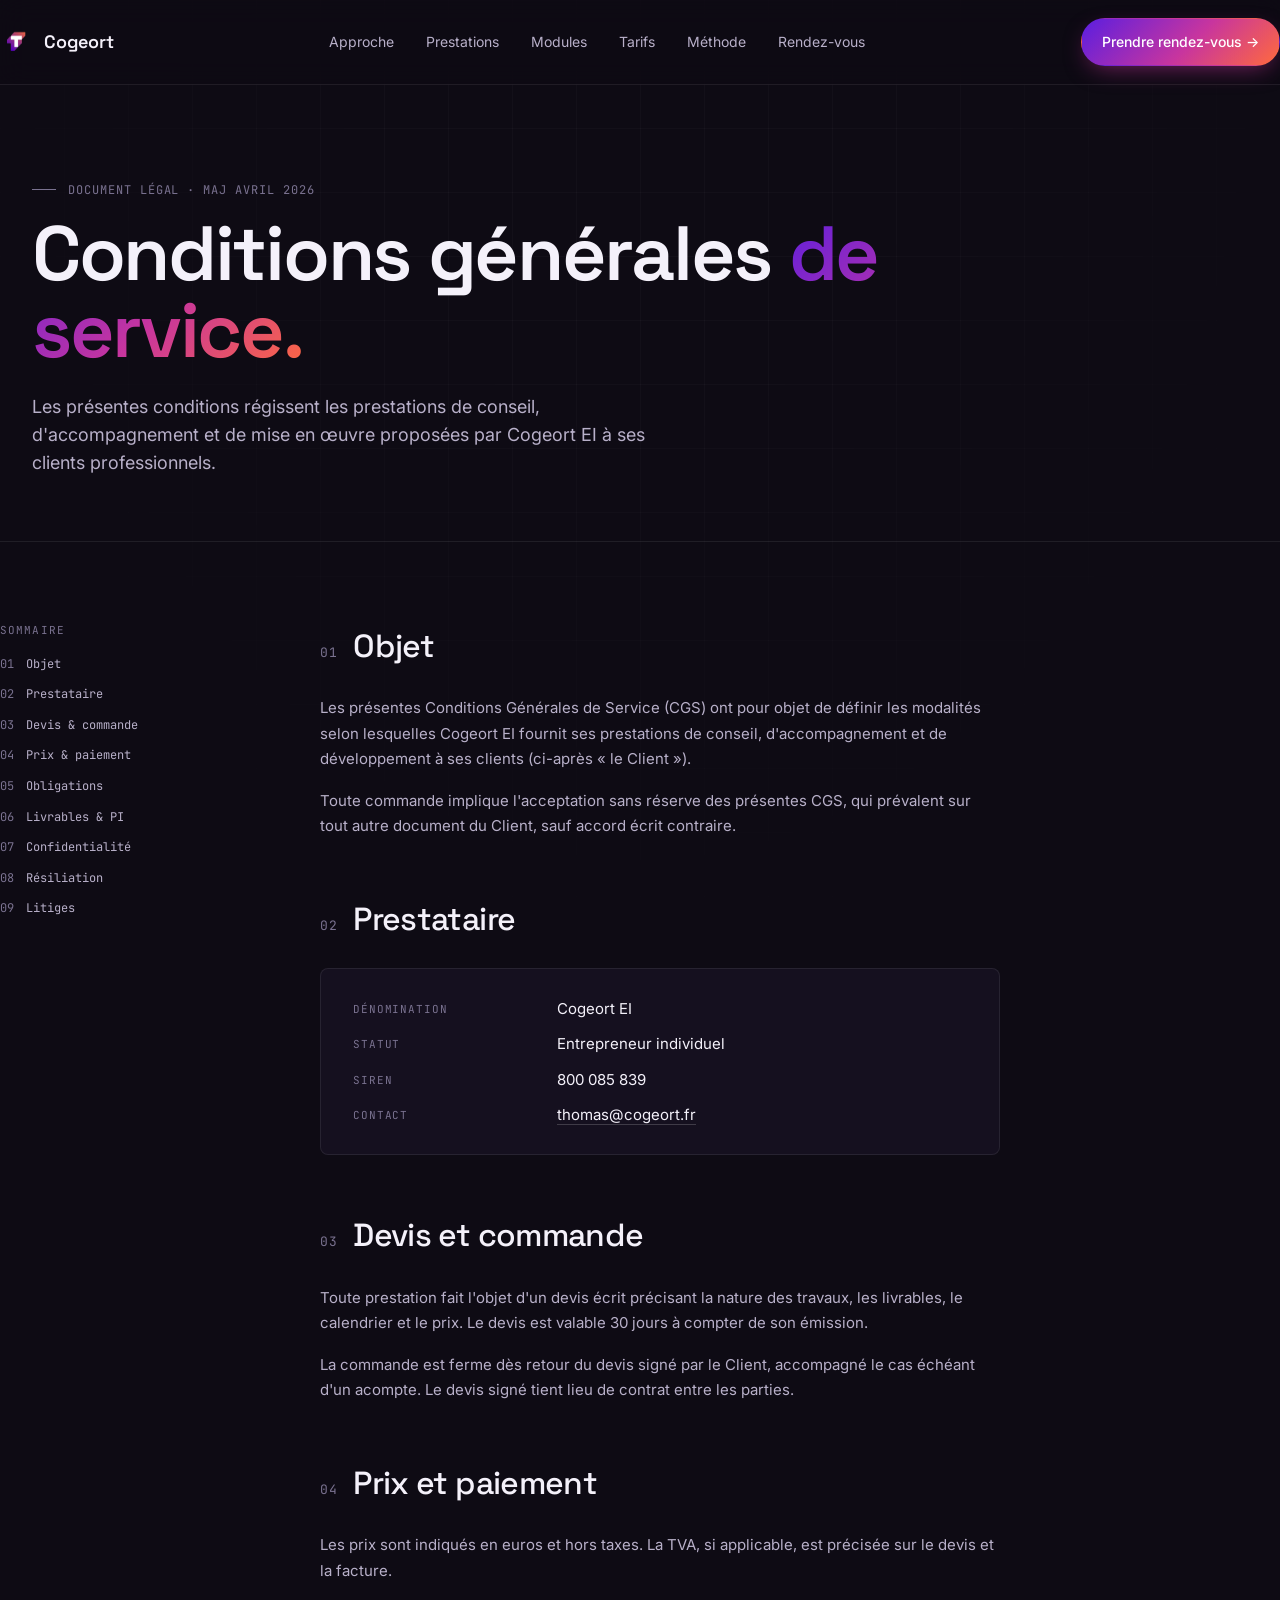
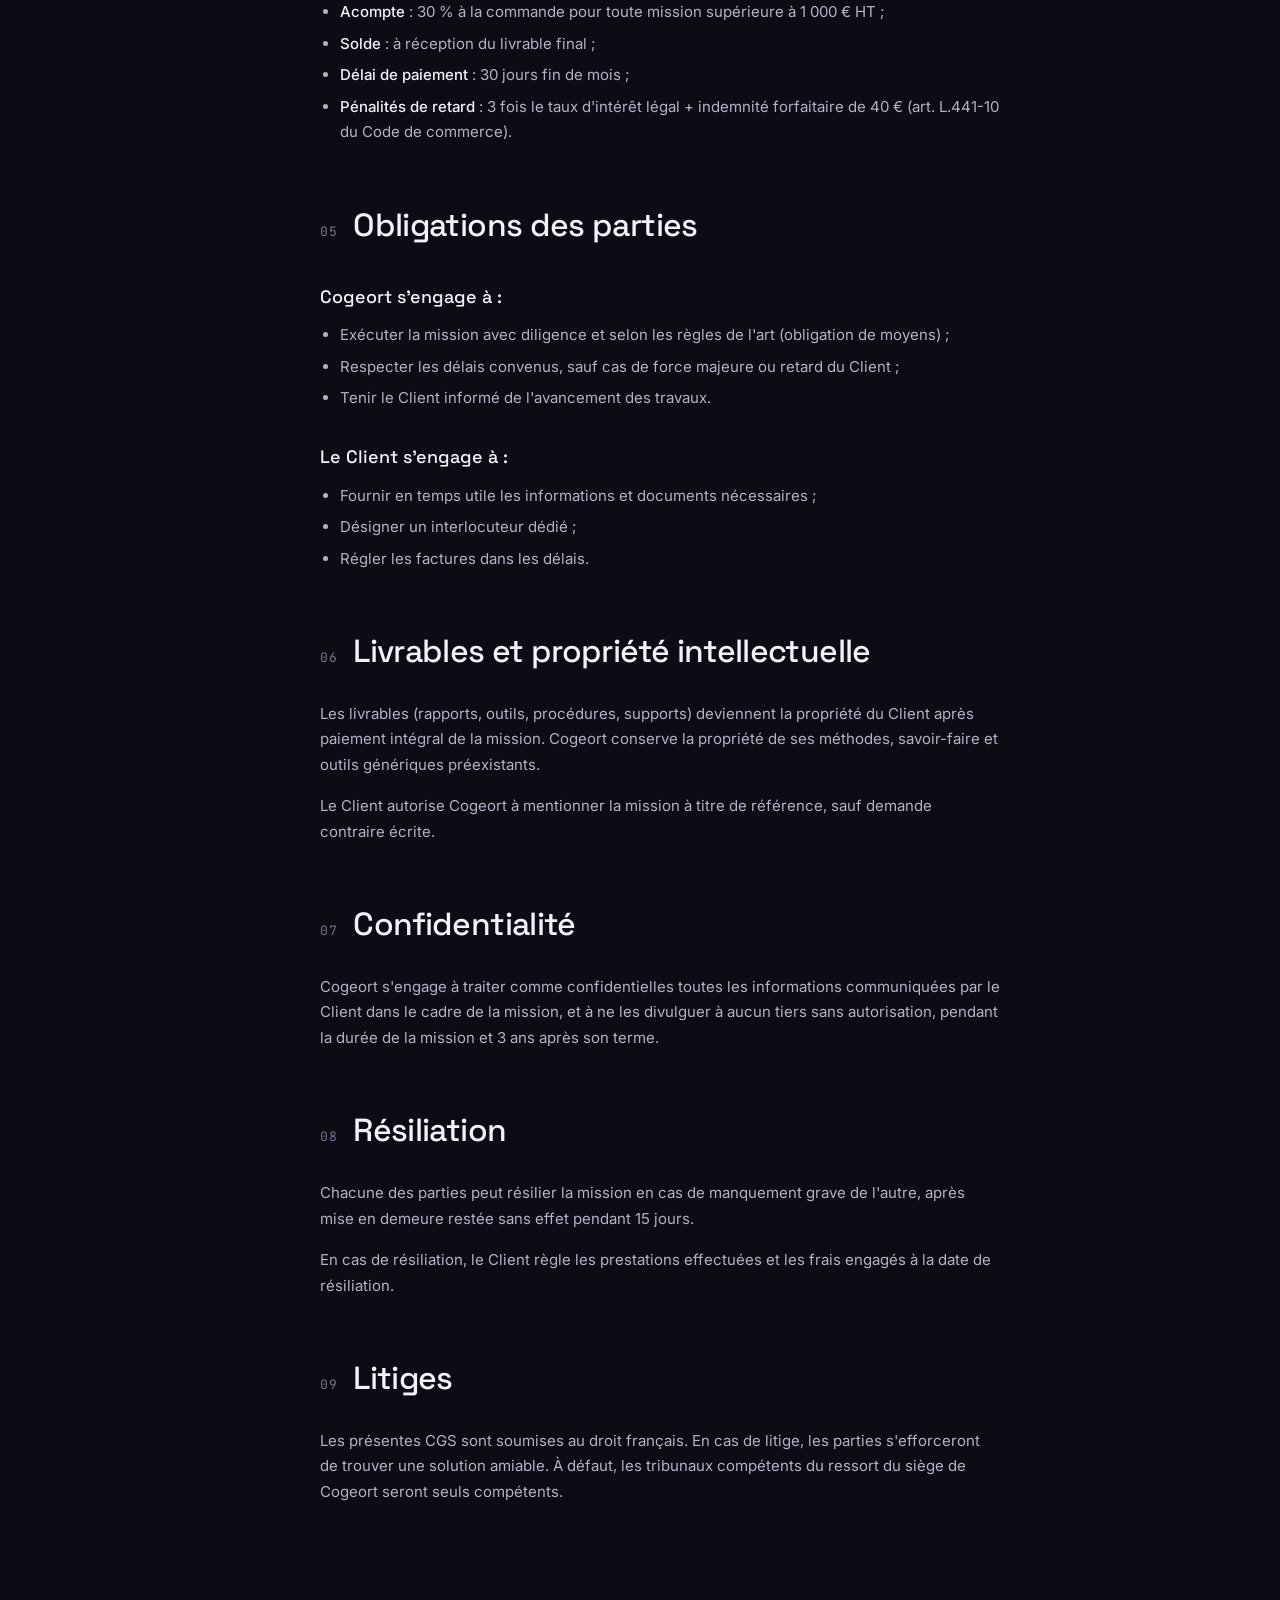
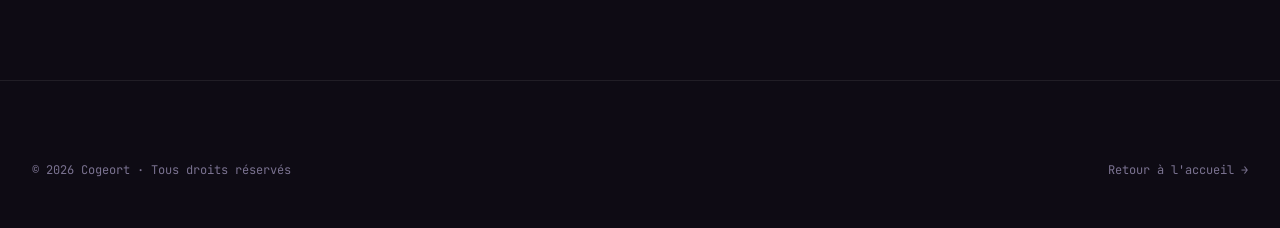
<file: cgs.html>
<!DOCTYPE html>
<html lang="fr">
<head>
<meta charset="UTF-8" />
<meta name="viewport" content="width=device-width, initial-scale=1.0" />
<title>Conditions générales de service — Cogeort</title>
<link rel="icon" type="image/png" href="assets/logo.png" />
<link rel="preconnect" href="https://fonts.googleapis.com" />
<link rel="preconnect" href="https://fonts.gstatic.com" crossorigin />
<link href="https://fonts.googleapis.com/css2?family=Space+Grotesk:wght@400;500;600;700&family=Inter:wght@400;500;600&family=JetBrains+Mono:wght@400;500&display=swap" rel="stylesheet" />
<link rel="stylesheet" href="styles.css" />
<link rel="stylesheet" href="legal.css" />
</head>
<body>
<div class="grid-bg"></div>

<nav class="nav">
  <div class="wrap nav-inner">
    <a href="index.html" class="brand">
      <img src="assets/logo.png" alt="Cogeort" />
      <span class="brand-name">Cogeort</span>
    </a>
    <div class="nav-links">
      <a href="index.html#approche">Approche</a>
      <a href="index.html#prestations">Prestations</a>
      <a href="index.html#modules">Modules</a>
      <a href="index.html#tarifs">Tarifs</a>
      <a href="index.html#process">Méthode</a>
      <a href="index.html#rdv">Rendez-vous</a>
    </div>
    <a href="index.html#rdv" class="btn btn-primary">Prendre rendez-vous →</a>
  </div>
</nav>

<header class="legal-hero">
  <div class="wrap">
    <div class="legal-meta">Document légal · MAJ avril 2026</div>
    <h1>Conditions générales <span class="grad">de service.</span></h1>
    <p>Les présentes conditions régissent les prestations de conseil, d'accompagnement et de mise en œuvre proposées par Cogeort EI à ses clients professionnels.</p>
  </div>
</header>

<main class="wrap legal-body">
  <aside class="legal-toc">
    <h5>Sommaire</h5>
    <ul>
      <li><a href="#objet"><span class="num">01</span><span>Objet</span></a></li>
      <li><a href="#prestataire"><span class="num">02</span><span>Prestataire</span></a></li>
      <li><a href="#commande"><span class="num">03</span><span>Devis & commande</span></a></li>
      <li><a href="#prix"><span class="num">04</span><span>Prix & paiement</span></a></li>
      <li><a href="#obligations"><span class="num">05</span><span>Obligations</span></a></li>
      <li><a href="#livrables"><span class="num">06</span><span>Livrables & PI</span></a></li>
      <li><a href="#confidentialite"><span class="num">07</span><span>Confidentialité</span></a></li>
      <li><a href="#resiliation"><span class="num">08</span><span>Résiliation</span></a></li>
      <li><a href="#litiges"><span class="num">09</span><span>Litiges</span></a></li>
    </ul>
  </aside>

  <article class="legal-content">
    <section id="objet">
      <h2><span class="num">01</span>Objet</h2>
      <p>Les présentes Conditions Générales de Service (CGS) ont pour objet de définir les modalités selon lesquelles Cogeort EI fournit ses prestations de conseil, d'accompagnement et de développement à ses clients (ci-après « le Client »).</p>
      <p>Toute commande implique l'acceptation sans réserve des présentes CGS, qui prévalent sur tout autre document du Client, sauf accord écrit contraire.</p>
    </section>

    <section id="prestataire">
      <h2><span class="num">02</span>Prestataire</h2>
      <div class="legal-card">
        <dl>
          <dt>Dénomination</dt><dd>Cogeort EI</dd>
          <dt>Statut</dt><dd>Entrepreneur individuel</dd>
          <dt>SIREN</dt><dd>800 085 839</dd>
          <dt>Contact</dt><dd><a class="inline" href="mailto:thomas@cogeort.fr">thomas@cogeort.fr</a></dd>
        </dl>
      </div>
    </section>

    <section id="commande">
      <h2><span class="num">03</span>Devis et commande</h2>
      <p>Toute prestation fait l'objet d'un devis écrit précisant la nature des travaux, les livrables, le calendrier et le prix. Le devis est valable 30 jours à compter de son émission.</p>
      <p>La commande est ferme dès retour du devis signé par le Client, accompagné le cas échéant d'un acompte. Le devis signé tient lieu de contrat entre les parties.</p>
    </section>

    <section id="prix">
      <h2><span class="num">04</span>Prix et paiement</h2>
      <p>Les prix sont indiqués en euros et hors taxes. La TVA, si applicable, est précisée sur le devis et la facture.</p>
      <ul>
        <li><strong>Acompte</strong>&nbsp;: 30 % à la commande pour toute mission supérieure à 1 000 € HT&nbsp;;</li>
        <li><strong>Solde</strong>&nbsp;: à réception du livrable final&nbsp;;</li>
        <li><strong>Délai de paiement</strong>&nbsp;: 30 jours fin de mois&nbsp;;</li>
        <li><strong>Pénalités de retard</strong>&nbsp;: 3 fois le taux d'intérêt légal + indemnité forfaitaire de 40 € (art. L.441-10 du Code de commerce).</li>
      </ul>
    </section>

    <section id="obligations">
      <h2><span class="num">05</span>Obligations des parties</h2>
      <h3>Cogeort s'engage à&nbsp;:</h3>
      <ul>
        <li>Exécuter la mission avec diligence et selon les règles de l'art (obligation de moyens)&nbsp;;</li>
        <li>Respecter les délais convenus, sauf cas de force majeure ou retard du Client&nbsp;;</li>
        <li>Tenir le Client informé de l'avancement des travaux.</li>
      </ul>
      <h3>Le Client s'engage à&nbsp;:</h3>
      <ul>
        <li>Fournir en temps utile les informations et documents nécessaires&nbsp;;</li>
        <li>Désigner un interlocuteur dédié&nbsp;;</li>
        <li>Régler les factures dans les délais.</li>
      </ul>
    </section>

    <section id="livrables">
      <h2><span class="num">06</span>Livrables et propriété intellectuelle</h2>
      <p>Les livrables (rapports, outils, procédures, supports) deviennent la propriété du Client après paiement intégral de la mission. Cogeort conserve la propriété de ses méthodes, savoir-faire et outils génériques préexistants.</p>
      <p>Le Client autorise Cogeort à mentionner la mission à titre de référence, sauf demande contraire écrite.</p>
    </section>

    <section id="confidentialite">
      <h2><span class="num">07</span>Confidentialité</h2>
      <p>Cogeort s'engage à traiter comme confidentielles toutes les informations communiquées par le Client dans le cadre de la mission, et à ne les divulguer à aucun tiers sans autorisation, pendant la durée de la mission et 3 ans après son terme.</p>
    </section>

    <section id="resiliation">
      <h2><span class="num">08</span>Résiliation</h2>
      <p>Chacune des parties peut résilier la mission en cas de manquement grave de l'autre, après mise en demeure restée sans effet pendant 15 jours.</p>
      <p>En cas de résiliation, le Client règle les prestations effectuées et les frais engagés à la date de résiliation.</p>
    </section>

    <section id="litiges">
      <h2><span class="num">09</span>Litiges</h2>
      <p>Les présentes CGS sont soumises au droit français. En cas de litige, les parties s'efforceront de trouver une solution amiable. À défaut, les tribunaux compétents du ressort du siège de Cogeort seront seuls compétents.</p>
    </section>
  </article>
</main>

<footer class="footer">
  <div class="wrap">
    <div class="footer-bottom" style="border-top: none; padding-top: 0;">
      <span>© 2026 Cogeort · Tous droits réservés</span>
      <span><a href="index.html">Retour à l'accueil →</a></span>
    </div>
  </div>
</footer>
</body>
</html>
</file>
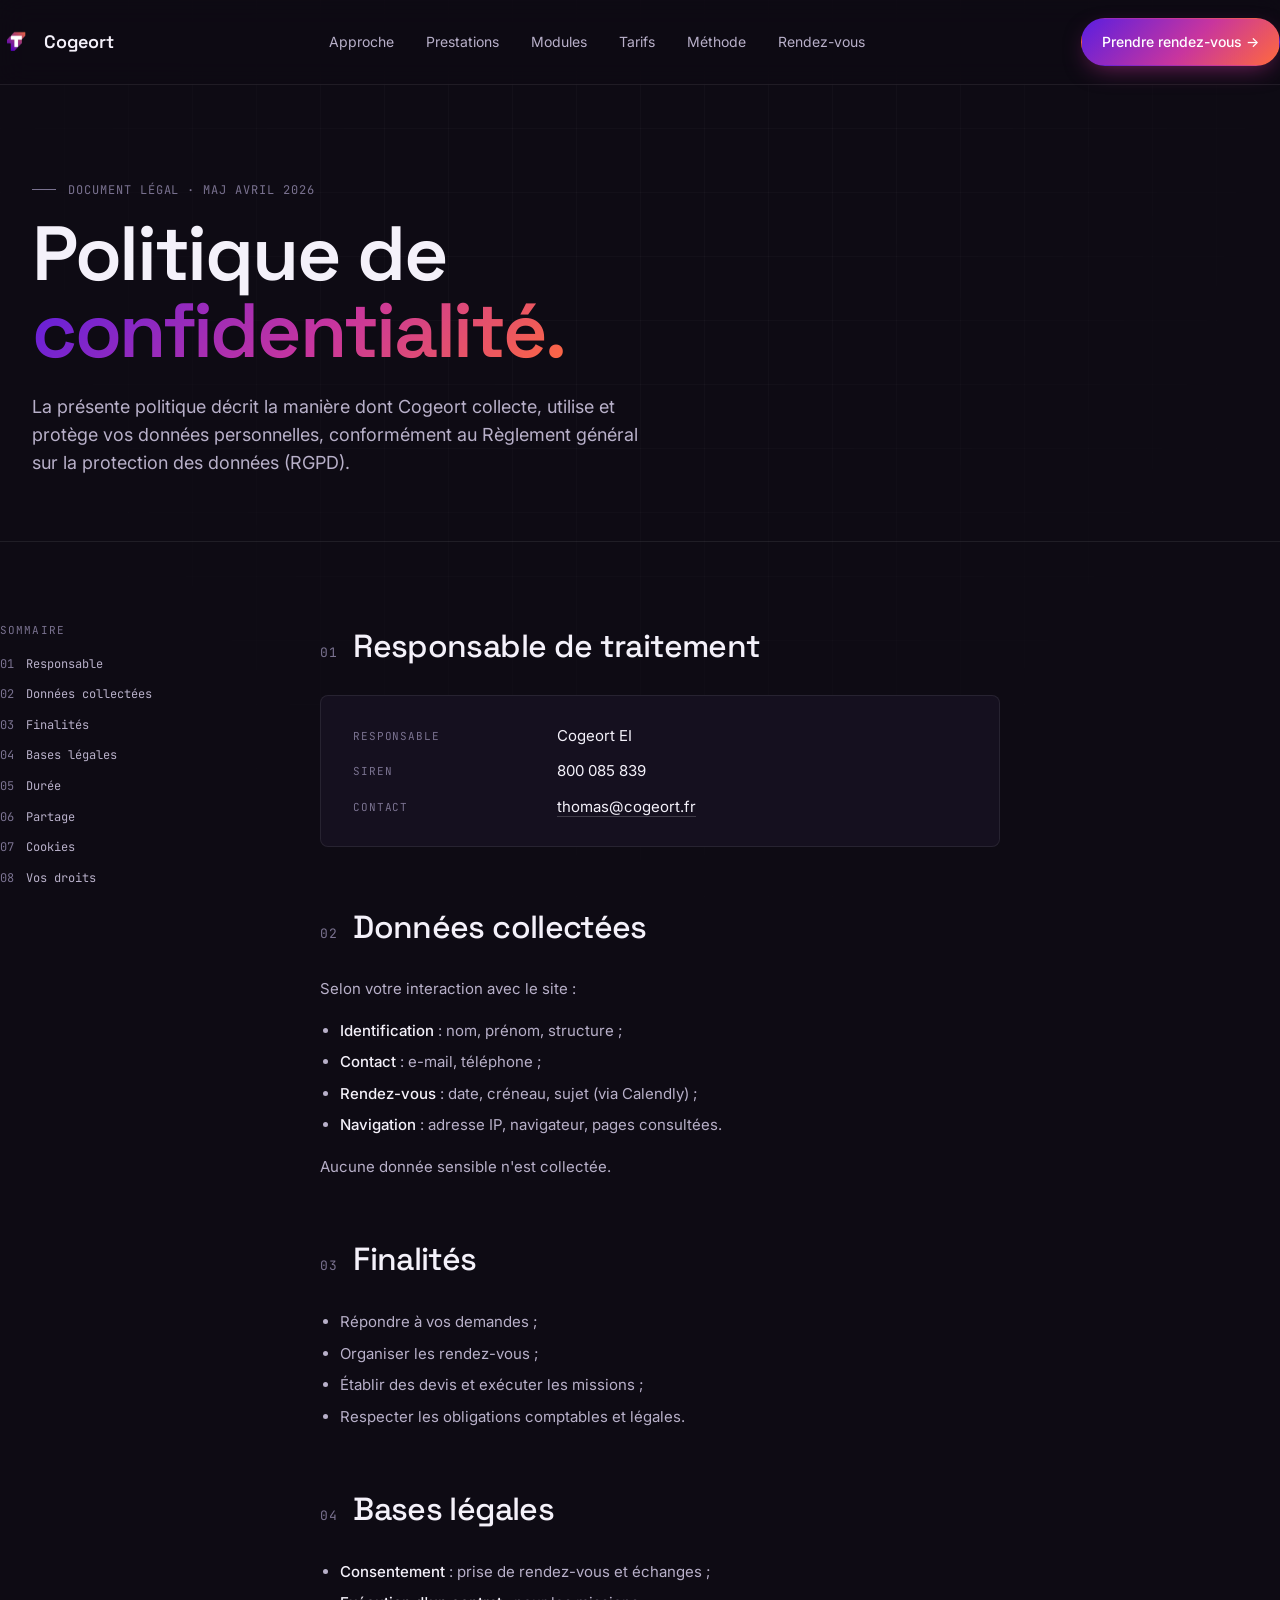
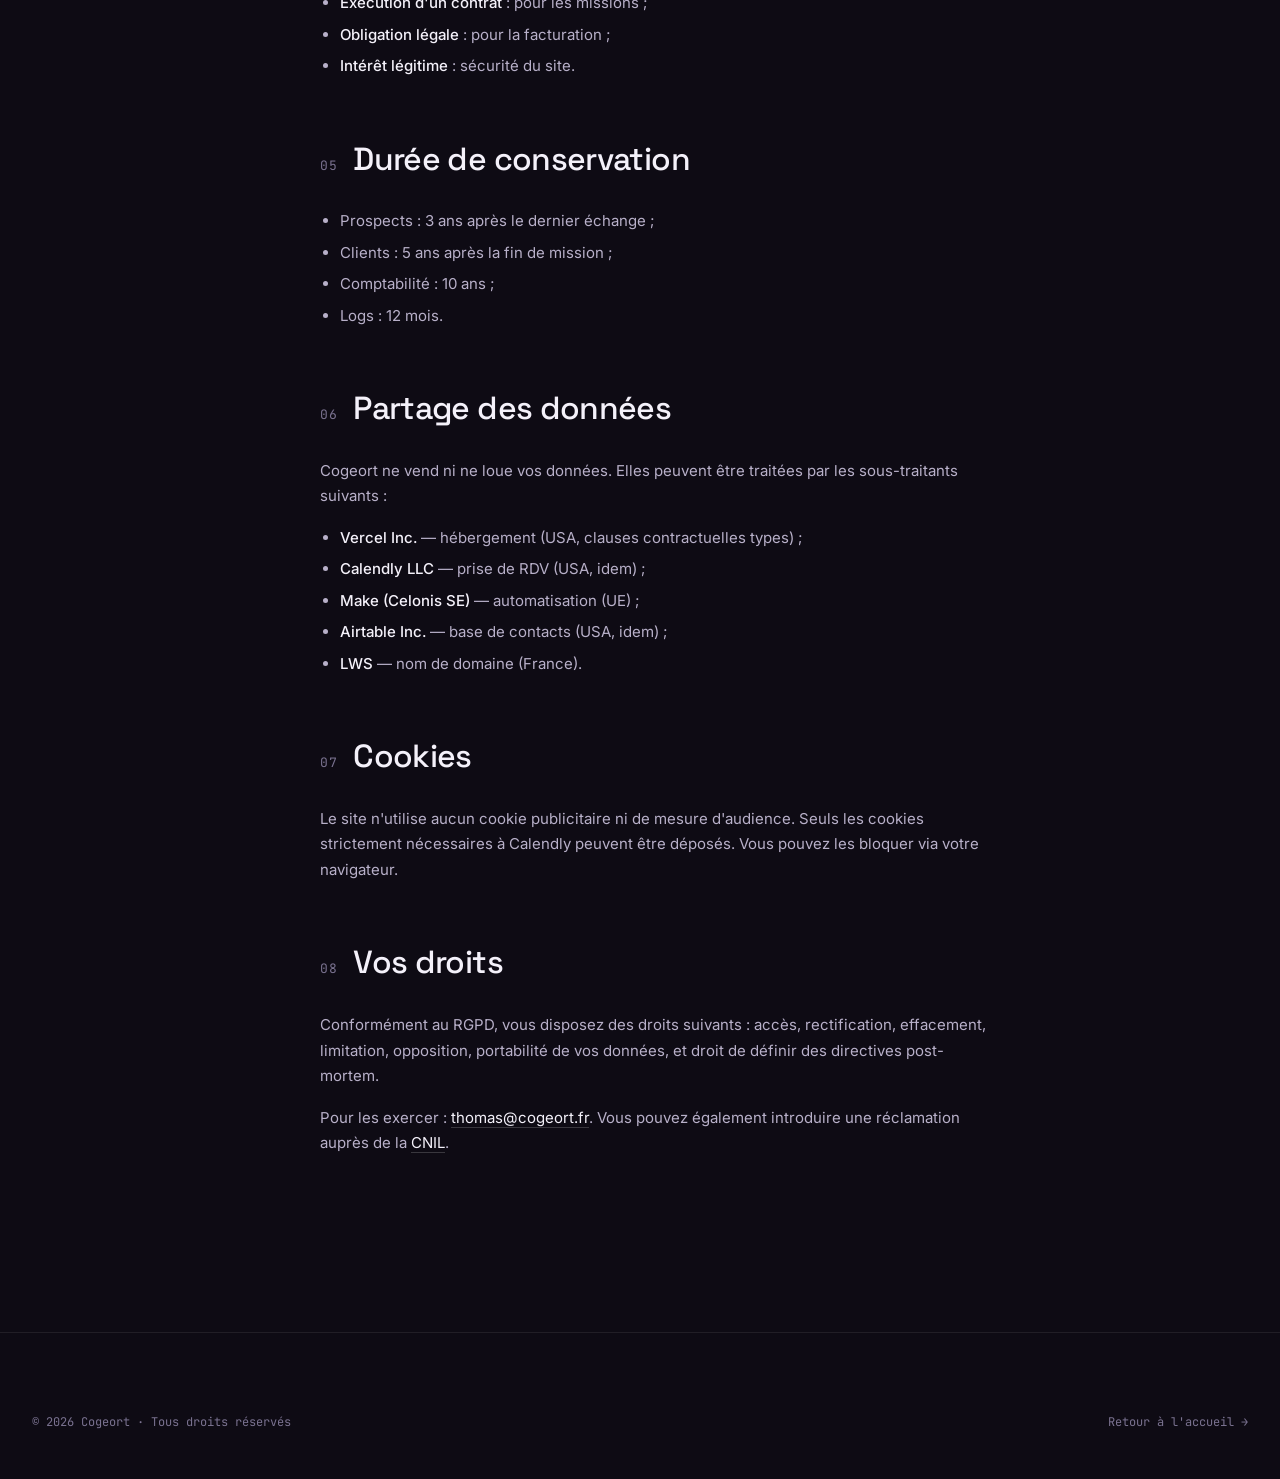
<file: confidentialite.html>
<!DOCTYPE html>
<html lang="fr">
<head>
<meta charset="UTF-8" />
<meta name="viewport" content="width=device-width, initial-scale=1.0" />
<title>Politique de confidentialité — Cogeort</title>
<link rel="icon" type="image/png" href="assets/logo.png" />
<link rel="preconnect" href="https://fonts.googleapis.com" />
<link rel="preconnect" href="https://fonts.gstatic.com" crossorigin />
<link href="https://fonts.googleapis.com/css2?family=Space+Grotesk:wght@400;500;600;700&family=Inter:wght@400;500;600&family=JetBrains+Mono:wght@400;500&display=swap" rel="stylesheet" />
<link rel="stylesheet" href="styles.css" />
<link rel="stylesheet" href="legal.css" />
</head>
<body>
<div class="grid-bg"></div>

<nav class="nav">
  <div class="wrap nav-inner">
    <a href="index.html" class="brand">
      <img src="assets/logo.png" alt="Cogeort" />
      <span class="brand-name">Cogeort</span>
    </a>
    <div class="nav-links">
      <a href="index.html#approche">Approche</a>
      <a href="index.html#prestations">Prestations</a>
      <a href="index.html#modules">Modules</a>
      <a href="index.html#tarifs">Tarifs</a>
      <a href="index.html#process">Méthode</a>
      <a href="index.html#rdv">Rendez-vous</a>
    </div>
    <a href="index.html#rdv" class="btn btn-primary">Prendre rendez-vous →</a>
  </div>
</nav>

<header class="legal-hero">
  <div class="wrap">
    <div class="legal-meta">Document légal · MAJ avril 2026</div>
    <h1>Politique de <span class="grad">confidentialité.</span></h1>
    <p>La présente politique décrit la manière dont Cogeort collecte, utilise et protège vos données personnelles, conformément au Règlement général sur la protection des données (RGPD).</p>
  </div>
</header>

<main class="wrap legal-body">
  <aside class="legal-toc">
    <h5>Sommaire</h5>
    <ul>
      <li><a href="#responsable"><span class="num">01</span><span>Responsable</span></a></li>
      <li><a href="#donnees"><span class="num">02</span><span>Données collectées</span></a></li>
      <li><a href="#finalites"><span class="num">03</span><span>Finalités</span></a></li>
      <li><a href="#bases"><span class="num">04</span><span>Bases légales</span></a></li>
      <li><a href="#duree"><span class="num">05</span><span>Durée</span></a></li>
      <li><a href="#partage"><span class="num">06</span><span>Partage</span></a></li>
      <li><a href="#cookies"><span class="num">07</span><span>Cookies</span></a></li>
      <li><a href="#droits"><span class="num">08</span><span>Vos droits</span></a></li>
    </ul>
  </aside>

  <article class="legal-content">
    <section id="responsable">
      <h2><span class="num">01</span>Responsable de traitement</h2>
      <div class="legal-card">
        <dl>
          <dt>Responsable</dt><dd>Cogeort EI</dd>
          <dt>SIREN</dt><dd>800 085 839</dd>
          <dt>Contact</dt><dd><a class="inline" href="mailto:thomas@cogeort.fr">thomas@cogeort.fr</a></dd>
        </dl>
      </div>
    </section>

    <section id="donnees">
      <h2><span class="num">02</span>Données collectées</h2>
      <p>Selon votre interaction avec le site&nbsp;:</p>
      <ul>
        <li><strong>Identification</strong>&nbsp;: nom, prénom, structure&nbsp;;</li>
        <li><strong>Contact</strong>&nbsp;: e-mail, téléphone&nbsp;;</li>
        <li><strong>Rendez-vous</strong>&nbsp;: date, créneau, sujet (via Calendly)&nbsp;;</li>
        <li><strong>Navigation</strong>&nbsp;: adresse IP, navigateur, pages consultées.</li>
      </ul>
      <p>Aucune donnée sensible n'est collectée.</p>
    </section>

    <section id="finalites">
      <h2><span class="num">03</span>Finalités</h2>
      <ul>
        <li>Répondre à vos demandes&nbsp;;</li>
        <li>Organiser les rendez-vous&nbsp;;</li>
        <li>Établir des devis et exécuter les missions&nbsp;;</li>
        <li>Respecter les obligations comptables et légales.</li>
      </ul>
    </section>

    <section id="bases">
      <h2><span class="num">04</span>Bases légales</h2>
      <ul>
        <li><strong>Consentement</strong>&nbsp;: prise de rendez-vous et échanges&nbsp;;</li>
        <li><strong>Exécution d'un contrat</strong>&nbsp;: pour les missions&nbsp;;</li>
        <li><strong>Obligation légale</strong>&nbsp;: pour la facturation&nbsp;;</li>
        <li><strong>Intérêt légitime</strong>&nbsp;: sécurité du site.</li>
      </ul>
    </section>

    <section id="duree">
      <h2><span class="num">05</span>Durée de conservation</h2>
      <ul>
        <li>Prospects&nbsp;: 3 ans après le dernier échange&nbsp;;</li>
        <li>Clients&nbsp;: 5 ans après la fin de mission&nbsp;;</li>
        <li>Comptabilité&nbsp;: 10 ans&nbsp;;</li>
        <li>Logs&nbsp;: 12 mois.</li>
      </ul>
    </section>

    <section id="partage">
      <h2><span class="num">06</span>Partage des données</h2>
      <p>Cogeort ne vend ni ne loue vos données. Elles peuvent être traitées par les sous-traitants suivants&nbsp;:</p>
      <ul>
        <li><strong>Vercel Inc.</strong> — hébergement (USA, clauses contractuelles types)&nbsp;;</li>
        <li><strong>Calendly LLC</strong> — prise de RDV (USA, idem)&nbsp;;</li>
        <li><strong>Make (Celonis SE)</strong> — automatisation (UE)&nbsp;;</li>
        <li><strong>Airtable Inc.</strong> — base de contacts (USA, idem)&nbsp;;</li>
        <li><strong>LWS</strong> — nom de domaine (France).</li>
      </ul>
    </section>

    <section id="cookies">
      <h2><span class="num">07</span>Cookies</h2>
      <p>Le site n'utilise aucun cookie publicitaire ni de mesure d'audience. Seuls les cookies strictement nécessaires à Calendly peuvent être déposés. Vous pouvez les bloquer via votre navigateur.</p>
    </section>

    <section id="droits">
      <h2><span class="num">08</span>Vos droits</h2>
      <p>Conformément au RGPD, vous disposez des droits suivants&nbsp;: accès, rectification, effacement, limitation, opposition, portabilité de vos données, et droit de définir des directives post-mortem.</p>
      <p>Pour les exercer&nbsp;: <a class="inline" href="mailto:thomas@cogeort.fr">thomas@cogeort.fr</a>. Vous pouvez également introduire une réclamation auprès de la <a class="inline" href="https://www.cnil.fr" target="_blank" rel="noopener">CNIL</a>.</p>
    </section>
  </article>
</main>

<footer class="footer">
  <div class="wrap">
    <div class="footer-bottom" style="border-top: none; padding-top: 0;">
      <span>© 2026 Cogeort · Tous droits réservés</span>
      <span><a href="index.html">Retour à l'accueil →</a></span>
    </div>
  </div>
</footer>
</body>
</html>
</file>
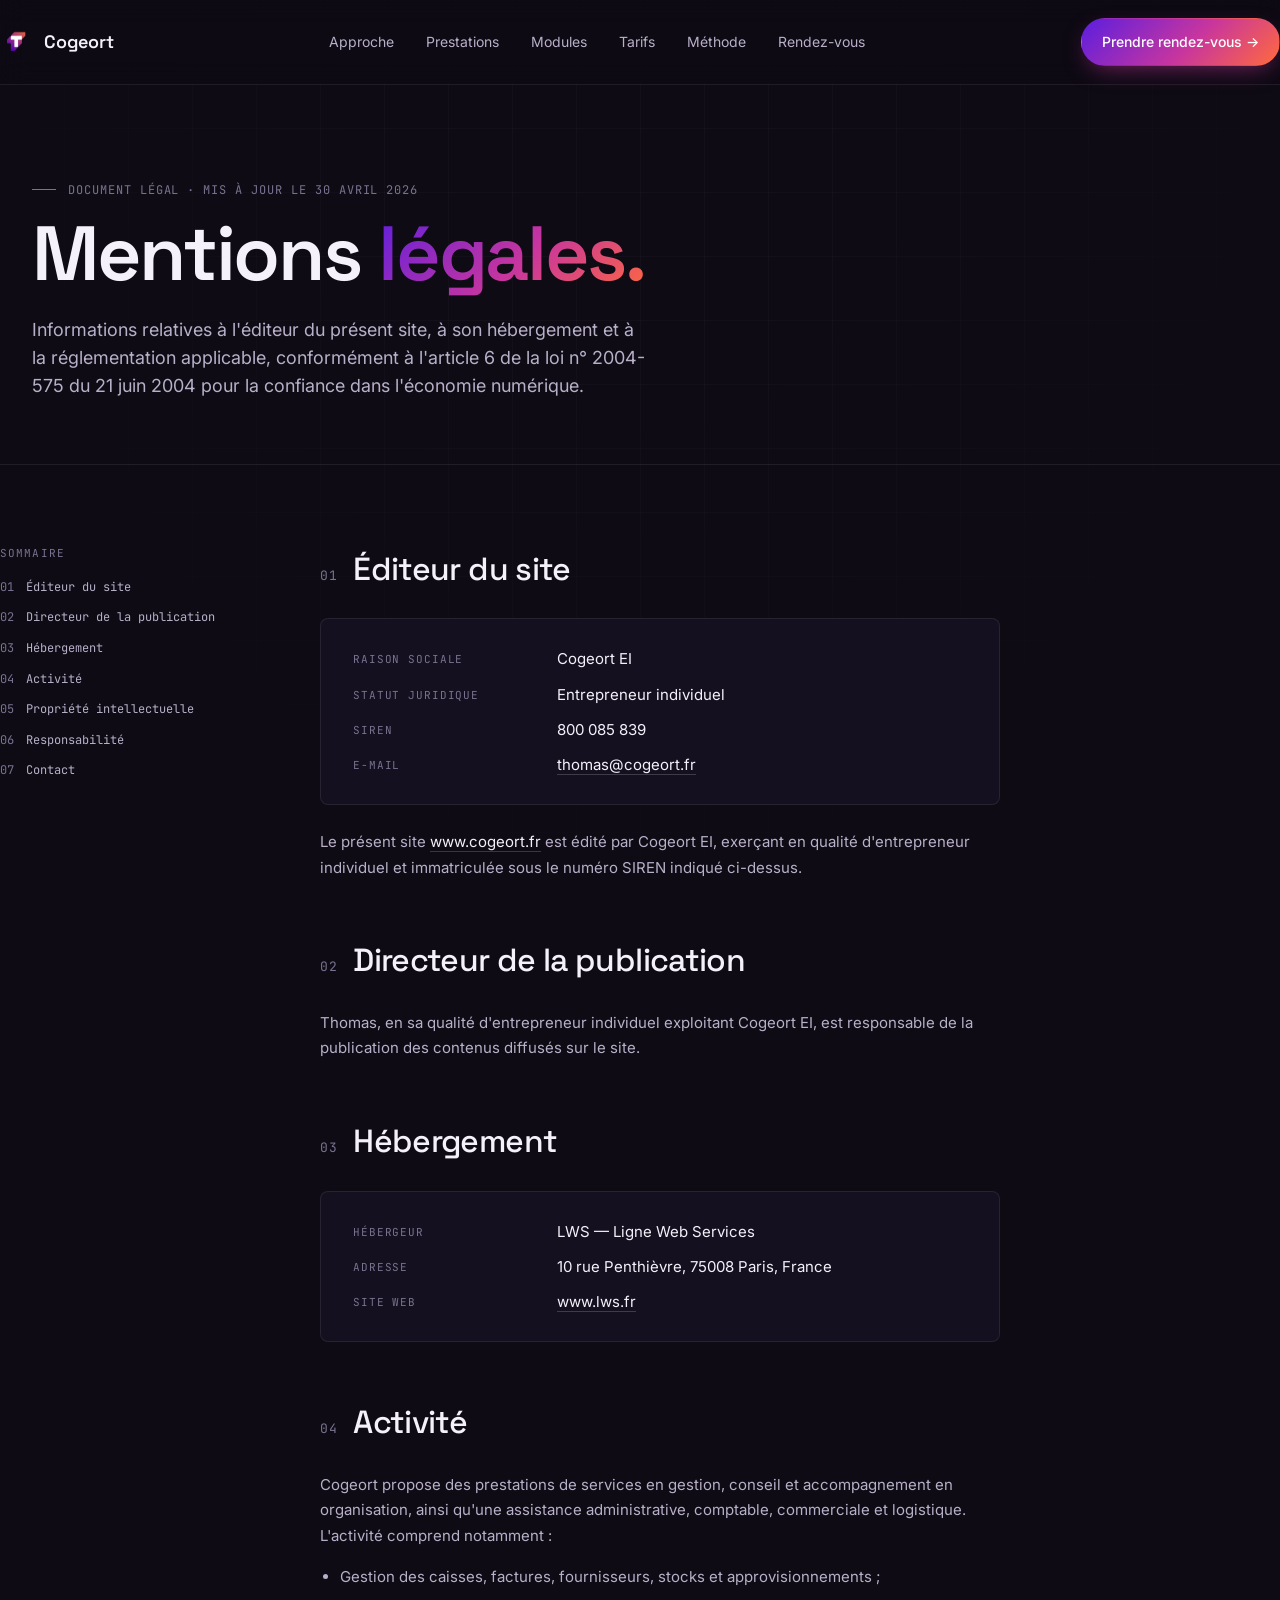
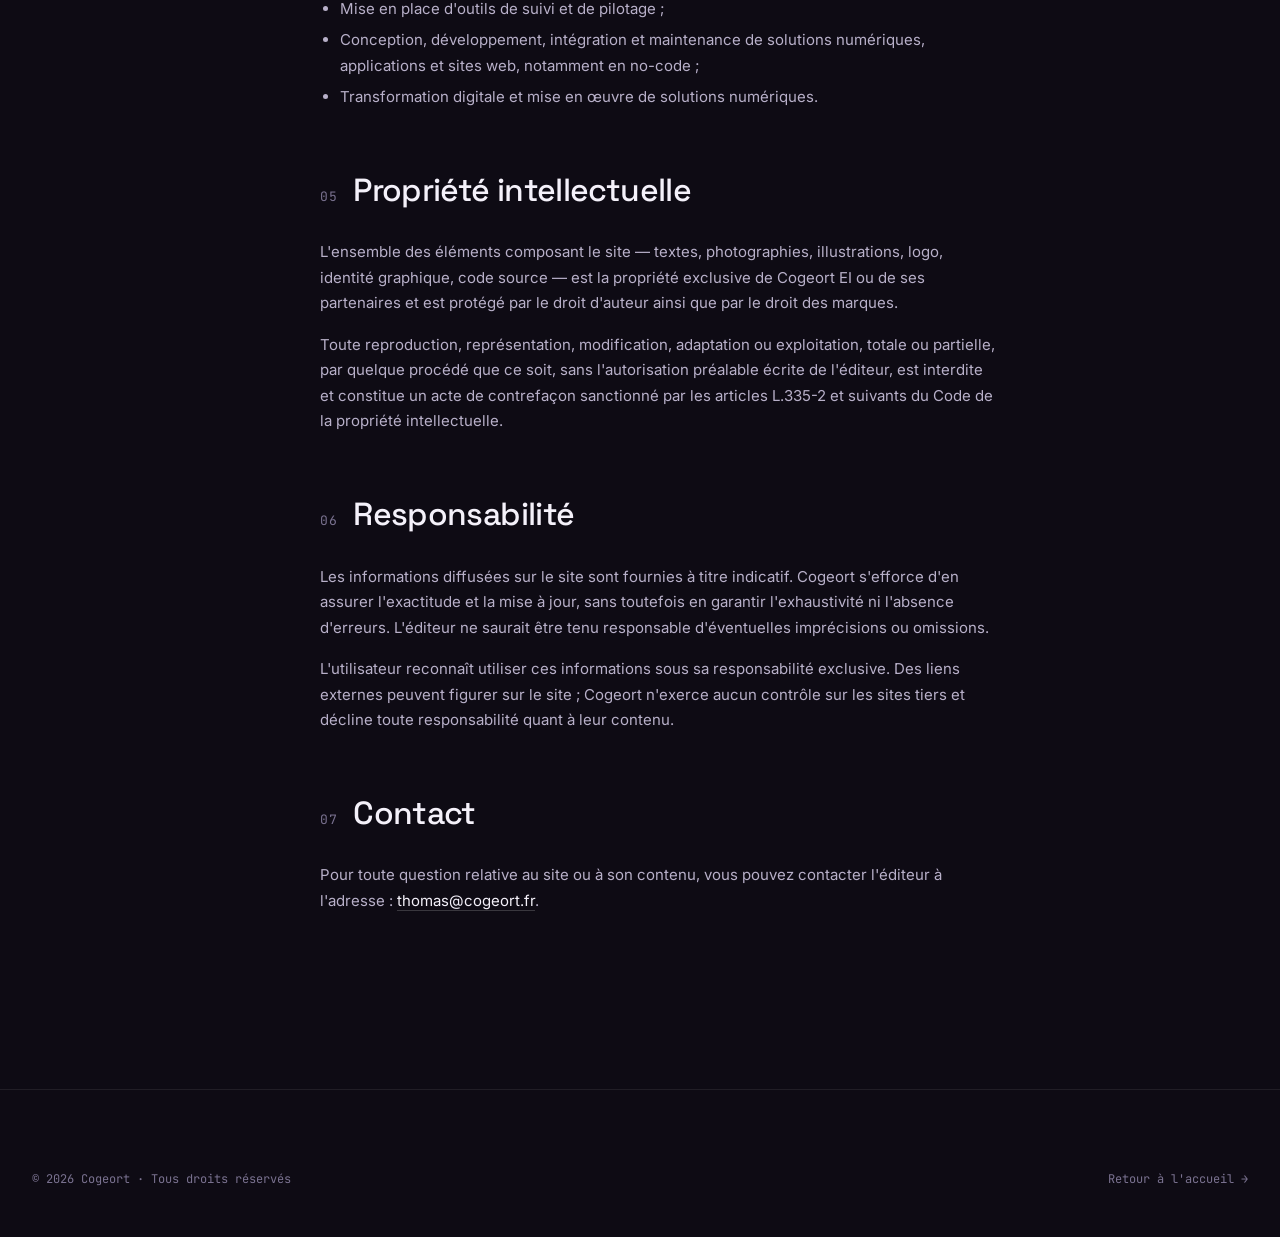
<file: mentions-legales.html>
<!DOCTYPE html>
<html lang="fr">
<head>
<meta charset="UTF-8" />
<meta name="viewport" content="width=device-width, initial-scale=1.0" />
<title>Mentions légales — Cogeort</title>
<link rel="icon" type="image/png" href="assets/logo.png" />
<link rel="preconnect" href="https://fonts.googleapis.com" />
<link rel="preconnect" href="https://fonts.gstatic.com" crossorigin />
<link href="https://fonts.googleapis.com/css2?family=Space+Grotesk:wght@400;500;600;700&family=Inter:wght@400;500;600&family=JetBrains+Mono:wght@400;500&display=swap" rel="stylesheet" />
<link rel="stylesheet" href="styles.css" />
<link rel="stylesheet" href="legal.css" />
</head>
<body>
<div class="grid-bg"></div>

<nav class="nav">
  <div class="wrap nav-inner">
    <a href="index.html" class="brand">
      <img src="assets/logo.png" alt="Cogeort" />
      <span class="brand-name">Cogeort</span>
    </a>
    <div class="nav-links">
      <a href="index.html#approche">Approche</a>
      <a href="index.html#prestations">Prestations</a>
      <a href="index.html#modules">Modules</a>
      <a href="index.html#tarifs">Tarifs</a>
      <a href="index.html#process">Méthode</a>
      <a href="index.html#rdv">Rendez-vous</a>
    </div>
    <a href="index.html#rdv" class="btn btn-primary">Prendre rendez-vous →</a>
  </div>
</nav>

<header class="legal-hero">
  <div class="wrap">
    <div class="legal-meta">Document légal · mis à jour le 30 avril 2026</div>
    <h1>Mentions <span class="grad">légales.</span></h1>
    <p>Informations relatives à l'éditeur du présent site, à son hébergement et à la réglementation applicable, conformément à l'article 6 de la loi n° 2004-575 du 21 juin 2004 pour la confiance dans l'économie numérique.</p>
  </div>
</header>

<main class="wrap legal-body">
  <aside class="legal-toc">
    <h5>Sommaire</h5>
    <ul>
      <li><a href="#editeur"><span class="num">01</span><span>Éditeur du site</span></a></li>
      <li><a href="#publication"><span class="num">02</span><span>Directeur de la publication</span></a></li>
      <li><a href="#hebergement"><span class="num">03</span><span>Hébergement</span></a></li>
      <li><a href="#activite"><span class="num">04</span><span>Activité</span></a></li>
      <li><a href="#propriete"><span class="num">05</span><span>Propriété intellectuelle</span></a></li>
      <li><a href="#responsabilite"><span class="num">06</span><span>Responsabilité</span></a></li>
      <li><a href="#contact"><span class="num">07</span><span>Contact</span></a></li>
    </ul>
  </aside>

  <article class="legal-content">
    <section id="editeur">
      <h2><span class="num">01</span>Éditeur du site</h2>
      <div class="legal-card">
        <dl>
          <dt>Raison sociale</dt><dd>Cogeort EI</dd>
          <dt>Statut juridique</dt><dd>Entrepreneur individuel</dd>
          <dt>SIREN</dt><dd>800 085 839</dd>
          <dt>E-mail</dt><dd><a class="inline" href="mailto:thomas@cogeort.fr">thomas@cogeort.fr</a></dd>
        </dl>
      </div>
      <p>Le présent site <a class="inline" href="https://www.cogeort.fr">www.cogeort.fr</a> est édité par Cogeort EI, exerçant en qualité d'entrepreneur individuel et immatriculée sous le numéro SIREN indiqué ci-dessus.</p>
    </section>

    <section id="publication">
      <h2><span class="num">02</span>Directeur de la publication</h2>
      <p>Thomas, en sa qualité d'entrepreneur individuel exploitant Cogeort EI, est responsable de la publication des contenus diffusés sur le site.</p>
    </section>

    <section id="hebergement">
      <h2><span class="num">03</span>Hébergement</h2>
      <div class="legal-card">
        <dl>
          <dt>Hébergeur</dt><dd>LWS — Ligne Web Services</dd>
          <dt>Adresse</dt><dd>10 rue Penthièvre, 75008 Paris, France</dd>
          <dt>Site web</dt><dd><a class="inline" href="https://www.lws.fr">www.lws.fr</a></dd>
        </dl>
      </div>
    </section>

    <section id="activite">
      <h2><span class="num">04</span>Activité</h2>
      <p>Cogeort propose des prestations de services en gestion, conseil et accompagnement en organisation, ainsi qu'une assistance administrative, comptable, commerciale et logistique. L'activité comprend notamment&nbsp;:</p>
      <ul>
        <li>Gestion des caisses, factures, fournisseurs, stocks et approvisionnements&nbsp;;</li>
        <li>Mise en place d'outils de suivi et de pilotage&nbsp;;</li>
        <li>Conception, développement, intégration et maintenance de solutions numériques, applications et sites web, notamment en no-code&nbsp;;</li>
        <li>Transformation digitale et mise en œuvre de solutions numériques.</li>
      </ul>
    </section>

    <section id="propriete">
      <h2><span class="num">05</span>Propriété intellectuelle</h2>
      <p>L'ensemble des éléments composant le site — textes, photographies, illustrations, logo, identité graphique, code source — est la propriété exclusive de Cogeort EI ou de ses partenaires et est protégé par le droit d'auteur ainsi que par le droit des marques.</p>
      <p>Toute reproduction, représentation, modification, adaptation ou exploitation, totale ou partielle, par quelque procédé que ce soit, sans l'autorisation préalable écrite de l'éditeur, est interdite et constitue un acte de contrefaçon sanctionné par les articles L.335-2 et suivants du Code de la propriété intellectuelle.</p>
    </section>

    <section id="responsabilite">
      <h2><span class="num">06</span>Responsabilité</h2>
      <p>Les informations diffusées sur le site sont fournies à titre indicatif. Cogeort s'efforce d'en assurer l'exactitude et la mise à jour, sans toutefois en garantir l'exhaustivité ni l'absence d'erreurs. L'éditeur ne saurait être tenu responsable d'éventuelles imprécisions ou omissions.</p>
      <p>L'utilisateur reconnaît utiliser ces informations sous sa responsabilité exclusive. Des liens externes peuvent figurer sur le site&nbsp;; Cogeort n'exerce aucun contrôle sur les sites tiers et décline toute responsabilité quant à leur contenu.</p>
    </section>

    <section id="contact">
      <h2><span class="num">07</span>Contact</h2>
      <p>Pour toute question relative au site ou à son contenu, vous pouvez contacter l'éditeur à l'adresse&nbsp;: <a class="inline" href="mailto:thomas@cogeort.fr">thomas@cogeort.fr</a>.</p>
    </section>
  </article>
</main>

<footer class="footer">
  <div class="wrap">
    <div class="footer-bottom" style="border-top: none; padding-top: 0;">
      <span>© 2026 Cogeort · Tous droits réservés</span>
      <span><a href="index.html">Retour à l'accueil →</a></span>
    </div>
  </div>
</footer>
</body>
</html>
</file>
<file: styles.css>
/* === Cogeort — refonte === */
:root {
  --bg: #0E0B14;
  --bg-2: #15101F;
  --surface: #1B1428;
  --line: rgba(255,255,255,0.08);
  --line-strong: rgba(255,255,255,0.18);
  --ink: #F4F1FA;
  --ink-2: #B8B0C9;
  --ink-3: #7A7290;
  --violet: #5B1EE0;
  --violet-2: #7B3CFF;
  --magenta: #C8359E;
  --orange: #FF6A3D;
  --grad: linear-gradient(135deg, #5B1EE0 0%, #C8359E 55%, #FF6A3D 100%);
  --grad-soft: linear-gradient(135deg, rgba(91,30,224,0.18), rgba(255,106,61,0.18));
}

* { box-sizing: border-box; }
html, body { margin: 0; padding: 0; background: var(--bg); color: var(--ink); }
body {
  font-family: 'Inter', system-ui, sans-serif;
  font-size: 16px;
  line-height: 1.55;
  -webkit-font-smoothing: antialiased;
  overflow-x: hidden;
}
a { color: inherit; text-decoration: none; }
button { font-family: inherit; cursor: pointer; border: none; background: none; color: inherit; }

.font-display { font-family: 'Space Grotesk', sans-serif; letter-spacing: -0.02em; }
.font-mono { font-family: 'JetBrains Mono', monospace; }

/* Grid background */
.grid-bg {
  position: fixed; inset: 0; pointer-events: none; z-index: 0;
  background-image:
    linear-gradient(rgba(255,255,255,0.025) 1px, transparent 1px),
    linear-gradient(90deg, rgba(255,255,255,0.025) 1px, transparent 1px);
  background-size: 64px 64px;
  mask-image: radial-gradient(ellipse at 50% 0%, black 30%, transparent 80%);
}

/* Layout */
.wrap { max-width: 1280px; margin: 0 auto; padding: 0 32px; position: relative; z-index: 1; }

/* Nav */
.nav {
  position: sticky; top: 0; z-index: 50;
  backdrop-filter: blur(14px);
  background: rgba(14,11,20,0.72);
  border-bottom: 1px solid var(--line);
}
.nav-inner { display: flex; align-items: center; justify-content: space-between; padding: 18px 0; }
.brand { display: flex; align-items: center; gap: 12px; }
.brand img { width: 32px; height: 32px; }
.brand-name { font-family: 'Space Grotesk', sans-serif; font-weight: 600; letter-spacing: -0.01em; font-size: 18px; }
.nav-links { display: flex; gap: 32px; align-items: center; }
.nav-links a { color: var(--ink-2); font-size: 14px; transition: color 160ms; }
.nav-links a:hover { color: var(--ink); }

.btn {
  display: inline-flex; align-items: center; gap: 10px;
  padding: 12px 20px; border-radius: 999px;
  font-size: 14px; font-weight: 500; transition: all 200ms;
  border: 1px solid transparent;
}
.btn-ghost { border-color: var(--line-strong); color: var(--ink); }
.btn-ghost:hover { border-color: var(--ink); background: rgba(255,255,255,0.04); }
.btn-primary {
  background: var(--grad); color: white; font-weight: 500;
  box-shadow: 0 8px 24px -8px rgba(200,53,158,0.6);
}
.btn-primary:hover { transform: translateY(-1px); box-shadow: 0 12px 32px -8px rgba(200,53,158,0.8); }

/* Hero */
.hero { padding: 96px 0 120px; position: relative; }
.hero-eyebrow {
  display: inline-flex; align-items: center; gap: 10px;
  padding: 6px 14px; border-radius: 999px;
  border: 1px solid var(--line-strong);
  font-family: 'JetBrains Mono', monospace; font-size: 12px;
  color: var(--ink-2); margin-bottom: 32px;
}
.hero-eyebrow .dot { width: 6px; height: 6px; border-radius: 50%; background: #4ADE80; box-shadow: 0 0 8px #4ADE80; }
.hero h1 {
  font-family: 'Space Grotesk', sans-serif;
  font-size: clamp(56px, 8vw, 112px); line-height: 0.95;
  font-weight: 600; letter-spacing: -0.035em;
  margin: 0 0 32px; max-width: 14ch;
}
.hero h1 .grad {
  background: var(--grad); -webkit-background-clip: text;
  background-clip: text; color: transparent;
}
.hero-sub {
  font-size: 20px; line-height: 1.5; color: var(--ink-2);
  max-width: 56ch; margin: 0 0 48px;
}
.hero-cta { display: flex; gap: 16px; flex-wrap: wrap; }

.hero-meta {
  margin-top: 96px; display: grid; grid-template-columns: repeat(4, 1fr);
  gap: 0; border-top: 1px solid var(--line); padding-top: 32px;
}
.hero-meta-item { padding-right: 24px; border-right: 1px solid var(--line); }
.hero-meta-item:last-child { border-right: none; }
.hero-meta-k { font-family: 'JetBrains Mono', monospace; font-size: 11px; color: var(--ink-3); text-transform: uppercase; letter-spacing: 0.08em; margin-bottom: 8px; }
.hero-meta-v { font-family: 'Space Grotesk', sans-serif; font-size: 22px; font-weight: 500; }

/* Section */
.section { padding: 120px 0; position: relative; }
.section-head { display: flex; align-items: end; justify-content: space-between; gap: 32px; margin-bottom: 72px; }
.section-label {
  font-family: 'JetBrains Mono', monospace; font-size: 12px;
  color: var(--ink-3); text-transform: uppercase; letter-spacing: 0.1em;
  display: flex; align-items: center; gap: 12px; margin-bottom: 16px;
}
.section-label::before { content: ""; width: 24px; height: 1px; background: var(--ink-3); }
.section h2 {
  font-family: 'Space Grotesk', sans-serif;
  font-size: clamp(40px, 5vw, 64px); line-height: 1.0;
  font-weight: 600; letter-spacing: -0.03em; margin: 0; max-width: 18ch;
}
.section-intro { color: var(--ink-2); max-width: 44ch; font-size: 17px; }

/* Pillars */
.pillars { display: grid; grid-template-columns: repeat(3, 1fr); gap: 1px; background: var(--line); border-top: 1px solid var(--line); border-bottom: 1px solid var(--line); }
.pillar { background: var(--bg); padding: 48px 32px; transition: background 240ms; cursor: default; }
.pillar:hover { background: var(--bg-2); }
.pillar-num { font-family: 'JetBrains Mono', monospace; font-size: 12px; color: var(--ink-3); margin-bottom: 32px; }
.pillar h3 { font-family: 'Space Grotesk', sans-serif; font-size: 26px; font-weight: 500; letter-spacing: -0.02em; margin: 0 0 16px; }
.pillar p { color: var(--ink-2); font-size: 15px; margin: 0; }

/* Services */
.services { display: grid; grid-template-columns: 1fr 1fr; gap: 1px; background: var(--line); border: 1px solid var(--line); border-radius: 4px; overflow: hidden; }
.service { background: var(--bg); padding: 40px; position: relative; transition: background 240ms; }
.service:hover { background: var(--bg-2); }
.service-tag {
  font-family: 'JetBrains Mono', monospace; font-size: 11px;
  color: var(--ink-3); text-transform: uppercase; letter-spacing: 0.08em; margin-bottom: 24px;
}
.service h3 { font-family: 'Space Grotesk', sans-serif; font-size: 28px; font-weight: 500; letter-spacing: -0.02em; margin: 0 0 16px; max-width: 16ch; }
.service p { color: var(--ink-2); font-size: 15px; margin: 0 0 32px; max-width: 42ch; }
.service-list { list-style: none; padding: 0; margin: 0; display: flex; flex-direction: column; gap: 8px; }
.service-list li { font-size: 14px; color: var(--ink-2); display: flex; align-items: center; gap: 12px; }
.service-list li::before { content: ""; width: 5px; height: 5px; border-radius: 50%; background: var(--magenta); flex-shrink: 0; }

/* Modules */
.modules-grid {
  display: grid; grid-template-columns: repeat(5, 1fr);
  gap: 1px; background: var(--line);
  border: 1px solid var(--line); border-radius: 4px; overflow: hidden;
  align-items: stretch;
}
.module-card {
  background: var(--bg); padding: 32px 22px 28px;
  display: flex; flex-direction: column; gap: 14px;
  position: relative; transition: background 240ms;
}
.module-card:hover { background: var(--bg-2); }
.module-card.featured {
  background: linear-gradient(180deg, rgba(91,30,224,0.18), rgba(91,30,224,0.02));
}
.module-badge {
  position: absolute; top: -1px; left: 50%; transform: translateX(-50%);
  background: var(--grad); color: white;
  font-family: 'JetBrains Mono', monospace; font-size: 10px;
  text-transform: uppercase; letter-spacing: 0.08em;
  padding: 4px 12px; border-radius: 0 0 6px 6px;
}
.module-tag {
  font-family: 'JetBrains Mono', monospace; font-size: 10px;
  color: var(--ink-3); text-transform: uppercase; letter-spacing: 0.1em;
  margin-top: 6px;
}
.module-icon {
  width: 44px; height: 44px; border: 1px solid var(--line-strong);
  border-radius: 8px; display: flex; align-items: center; justify-content: center;
  color: var(--magenta); background: rgba(200,53,158,0.06);
}
.module-card.featured .module-icon { border-color: rgba(123,60,255,0.4); background: rgba(123,60,255,0.1); }
.module-name {
  font-family: 'Space Grotesk', sans-serif; font-size: 18px;
  font-weight: 500; letter-spacing: -0.01em; margin: 0;
}
.module-kpi {
  display: flex; align-items: flex-start; gap: 8px;
  padding: 10px 0; border-top: 1px solid var(--line); border-bottom: 1px solid var(--line);
}

.module-kpi-num {
  font-family: 'Space Grotesk', sans-serif; font-size: 36px;
  font-weight: 600; letter-spacing: -0.03em; line-height: 1;
}
.grad-text {
  background: var(--grad); -webkit-background-clip: text;
  background-clip: text; color: transparent;
}
.module-kpi-unit {
  font-size: 11px; color: var(--ink-3);
  font-family: 'JetBrains Mono', monospace;
  text-transform: uppercase; letter-spacing: 0.06em;
  padding-top: 6px;
  max-width: 14ch;
  line-height: 1.3;
}
.module-sub { font-size: 12px; color: var(--ink-3); font-style: italic; margin-top: -8px; }
.module-list { list-style: none; padding: 0; margin: 0; display: flex; flex-direction: column; gap: 8px; flex: 1; }
.module-list li {
  font-size: 12.5px; color: var(--ink-2);
  display: flex; gap: 10px; align-items: baseline; line-height: 1.4;
}
.module-list li::before {
  content: "✓"; color: var(--magenta); font-size: 11px; flex-shrink: 0;
}
.module-card .btn { padding: 10px 14px; font-size: 13px; }
.modules-foot {
  margin-top: 32px; text-align: center;
  font-family: 'JetBrains Mono', monospace; font-size: 12px;
  color: var(--ink-3); text-transform: uppercase; letter-spacing: 0.08em;
}
.modules-foot a { color: var(--magenta); border-bottom: 1px solid var(--magenta); padding-bottom: 1px; }
@media (max-width: 1100px) { .modules-grid { grid-template-columns: repeat(2, 1fr); } }
@media (max-width: 600px) { .modules-grid { grid-template-columns: 1fr; } }

/* Pricing */
.pricing { display: grid; grid-template-columns: repeat(3, 1fr); gap: 24px; }
.price-card {
  background: var(--bg-2); border: 1px solid var(--line);
  border-radius: 8px; padding: 40px 32px; position: relative;
  display: flex; flex-direction: column;
  transition: all 240ms;
}
.price-card:hover { border-color: var(--line-strong); transform: translateY(-2px); }
.price-card.featured {
  background: linear-gradient(180deg, rgba(91,30,224,0.15), rgba(91,30,224,0.02));
  border-color: rgba(123,60,255,0.4);
}
.price-card.featured::before {
  content: "Le plus choisi";
  position: absolute; top: -1px; right: 24px;
  background: var(--grad); color: white;
  font-family: 'JetBrains Mono', monospace; font-size: 11px;
  padding: 4px 12px; border-radius: 0 0 6px 6px; letter-spacing: 0.04em;
}
.price-name { font-family: 'JetBrains Mono', monospace; font-size: 12px; color: var(--ink-3); text-transform: uppercase; letter-spacing: 0.1em; margin-bottom: 16px; }
.price-title { font-family: 'Space Grotesk', sans-serif; font-size: 26px; font-weight: 500; letter-spacing: -0.02em; margin: 0 0 24px; }
.price-amount { display: flex; align-items: baseline; gap: 6px; margin-bottom: 8px; }
.price-amount .num { font-family: 'Space Grotesk', sans-serif; font-size: 56px; font-weight: 600; letter-spacing: -0.04em; line-height: 1; }
.price-amount .unit { color: var(--ink-3); font-size: 15px; }
.price-desc { color: var(--ink-2); font-size: 14px; margin: 0 0 32px; min-height: 42px; }
.price-features { list-style: none; padding: 0; margin: 0 0 32px; display: flex; flex-direction: column; gap: 12px; flex: 1; }
.price-features li { font-size: 14px; color: var(--ink-2); display: flex; gap: 12px; line-height: 1.5; }
.price-features li::before { content: "+"; color: var(--magenta); font-weight: 600; flex-shrink: 0; }

/* Process */
.process { display: grid; grid-template-columns: repeat(4, 1fr); gap: 1px; background: var(--line); border-top: 1px solid var(--line); border-bottom: 1px solid var(--line); }
.step { background: var(--bg); padding: 40px 24px; position: relative; }
.step-num { font-family: 'Space Grotesk', sans-serif; font-size: 64px; font-weight: 600; letter-spacing: -0.04em;
  background: var(--grad); -webkit-background-clip: text; background-clip: text; color: transparent;
  line-height: 1; margin-bottom: 24px; }
.step h4 { font-family: 'Space Grotesk', sans-serif; font-size: 20px; font-weight: 500; margin: 0 0 12px; letter-spacing: -0.01em; }
.step p { color: var(--ink-2); font-size: 14px; margin: 0; }

/* RDV */
.rdv-block {
  background: var(--bg-2);
  border: 1px solid var(--line);
  border-radius: 12px;
  padding: 56px;
  display: grid; grid-template-columns: 1fr 1fr; gap: 64px;
  position: relative; overflow: hidden;
}
.rdv-block::before {
  content: ""; position: absolute; right: -120px; top: -120px;
  width: 360px; height: 360px;
  background: var(--grad); opacity: 0.18; filter: blur(80px); border-radius: 50%;
}
.rdv-info { position: relative; z-index: 1; }
.rdv-info h2 { font-family: 'Space Grotesk', sans-serif; font-size: 44px; line-height: 1.05; font-weight: 600; letter-spacing: -0.03em; margin: 0 0 24px; }
.rdv-info p { color: var(--ink-2); font-size: 16px; margin: 0 0 32px; }
.rdv-bullets { list-style: none; padding: 0; margin: 0; display: flex; flex-direction: column; gap: 16px; }
.rdv-bullets li { display: flex; gap: 16px; font-size: 14px; color: var(--ink-2); align-items: flex-start; }
.rdv-bullets .k { font-family: 'JetBrains Mono', monospace; color: var(--ink-3); font-size: 12px; min-width: 80px; padding-top: 2px; }

.rdv-form { background: var(--bg); border: 1px solid var(--line); border-radius: 8px; padding: 32px; position: relative; z-index: 1; }
.field { margin-bottom: 20px; }
.field label { display: block; font-family: 'JetBrains Mono', monospace; font-size: 11px; color: var(--ink-3); text-transform: uppercase; letter-spacing: 0.08em; margin-bottom: 8px; }
.field input, .field select, .field textarea {
  width: 100%; padding: 12px 14px;
  background: var(--bg-2); border: 1px solid var(--line);
  border-radius: 6px; color: var(--ink);
  font-family: 'Inter', sans-serif; font-size: 14px;
  transition: border-color 160ms;
}
.field input:focus, .field select:focus, .field textarea:focus { outline: none; border-color: var(--violet-2); }
.field textarea { resize: vertical; min-height: 80px; }
.slot-grid { display: grid; grid-template-columns: repeat(3, 1fr); gap: 8px; }
.slot {
  padding: 10px 8px; background: var(--bg-2); border: 1px solid var(--line); border-radius: 6px;
  font-family: 'JetBrains Mono', monospace; font-size: 12px; color: var(--ink-2);
  cursor: pointer; transition: all 160ms; text-align: center;
}
.slot:hover { border-color: var(--line-strong); color: var(--ink); }
.slot.active { background: var(--grad); color: white; border-color: transparent; }
.slot.disabled { opacity: 0.35; cursor: not-allowed; text-decoration: line-through; }

/* Footer */
.footer { padding: 80px 0 48px; border-top: 1px solid var(--line); }
.footer-grid { display: grid; grid-template-columns: 2fr 1fr 1fr 1fr; gap: 48px; margin-bottom: 64px; }
.footer-brand { max-width: 32ch; color: var(--ink-2); font-size: 14px; line-height: 1.6; }
.footer h5 { font-family: 'JetBrains Mono', monospace; font-size: 11px; color: var(--ink-3); text-transform: uppercase; letter-spacing: 0.1em; margin: 0 0 20px; font-weight: 400; }
.footer ul { list-style: none; padding: 0; margin: 0; display: flex; flex-direction: column; gap: 10px; }
.footer ul li { font-size: 14px; color: var(--ink-2); }
.footer ul li a:hover { color: var(--ink); }
.footer-bottom { display: flex; justify-content: space-between; padding-top: 32px; border-top: 1px solid var(--line); font-family: 'JetBrains Mono', monospace; font-size: 12px; color: var(--ink-3); }

/* Marquee accent */
.marquee {
  border-top: 1px solid var(--line); border-bottom: 1px solid var(--line);
  padding: 24px 0; overflow: hidden; white-space: nowrap;
  background: var(--bg-2);
}
.marquee-track { display: inline-flex; gap: 64px; animation: marquee 40s linear infinite; }
.marquee-item {
  font-family: 'Space Grotesk', sans-serif; font-size: 28px;
  color: var(--ink-2); font-weight: 500; letter-spacing: -0.01em;
  display: inline-flex; align-items: center; gap: 64px;
}
.marquee-item .star { color: var(--magenta); }
@keyframes marquee {
  from { transform: translateX(0); }
  to { transform: translateX(-50%); }
}

/* Responsive — Tablet */
@media (max-width: 900px) {
  .wrap { padding: 0 24px; }
  .nav-links { display: none; }
  .hero { padding: 64px 0 80px; }
  .hero-meta { margin-top: 64px; grid-template-columns: repeat(2, 1fr); gap: 24px 16px; }
  .hero-meta-item { border-right: none; padding-right: 0; }
  .pillars, .services, .pricing, .process { grid-template-columns: 1fr; }
  .section { padding: 80px 0; }
  .section-head { flex-direction: column; align-items: flex-start; margin-bottom: 48px; }
  .rdv-block { grid-template-columns: 1fr; padding: 32px; gap: 32px; }
  .rdv-info h2 { font-size: 36px; }
  .footer-grid { grid-template-columns: 1fr 1fr; gap: 32px; }
  .footer { padding: 64px 0 32px; }
  .marquee-item { font-size: 22px; gap: 40px; }
  .marquee-track { gap: 40px; }
}

/* Responsive — Mobile */
@media (max-width: 600px) {
  .wrap { padding: 0 20px; }
  .nav-inner { padding: 14px 0; }
  .brand-name { font-size: 16px; }
  .nav .btn-primary {
    padding: 10px 14px; font-size: 13px;
  }
  .nav .btn-primary .arrow,
  .nav .btn-primary { gap: 6px; }
  .hero { padding: 48px 0 64px; }
  .hero-eyebrow { margin-bottom: 24px; font-size: 11px; }
  .hero h1 {
    font-size: clamp(40px, 11vw, 56px);
    margin-bottom: 24px;
  }
  .hero-sub { font-size: 17px; margin-bottom: 32px; }
  .hero-cta { gap: 12px; }
  .hero-cta .btn { padding: 12px 18px; font-size: 13px; }
  .hero-meta { margin-top: 48px; padding-top: 24px; }
  .hero-meta-v { font-size: 18px; }
  .section { padding: 64px 0; }
  .section-head { margin-bottom: 40px; gap: 16px; }
  .section h2 { font-size: clamp(32px, 8vw, 44px); }
  .section-intro { font-size: 15px; }
  .pillar { padding: 36px 24px; }
  .pillar h3 { font-size: 22px; }
  .service { padding: 32px 24px; }
  .service h3 { font-size: 24px; }
  .price-card { padding: 32px 24px; }
  .price-amount .num { font-size: 48px; }
  .step { padding: 32px 20px; }
  .step-num { font-size: 56px; margin-bottom: 16px; }
  .rdv-block { padding: 24px; gap: 24px; border-radius: 8px; }
  .rdv-info h2 { font-size: 30px; }
  .rdv-info p { font-size: 15px; }
  .rdv-bullets .k { min-width: 64px; font-size: 11px; }
  .rdv-form { padding: 20px; }
  .slot-grid { grid-template-columns: repeat(2, 1fr); }
  .footer { padding: 56px 0 32px; }
  .footer-grid { grid-template-columns: 1fr; gap: 32px; margin-bottom: 48px; }
  .footer-bottom { flex-direction: column; gap: 12px; align-items: flex-start; }
  .marquee { padding: 18px 0; }
  .marquee-item { font-size: 18px; gap: 28px; }
  .marquee-track { gap: 28px; }
}

/* Responsive — Very small */
@media (max-width: 380px) {
  .wrap { padding: 0 16px; }
  .nav .btn-primary { padding: 9px 12px; font-size: 12px; }
  .hero h1 { font-size: 38px; }
  .hero-meta { grid-template-columns: 1fr 1fr; gap: 20px 12px; }
}

/* Contact link */
.footer ul li a.contact-link {
  color: var(--ink);
  text-decoration: none;
  border-bottom: 1px solid var(--line-strong);
  transition: color 0.2s ease, border-color 0.2s ease;
}
.footer ul li a.contact-link:hover {
  color: var(--magenta);
  border-color: var(--magenta);
}
</file>
<file: legal.css>
/* === Page légale — sous-style hérité de styles.css === */
.legal-hero {
  padding: 96px 0 64px;
  border-bottom: 1px solid var(--line);
  position: relative;
}
.legal-hero h1 {
  font-family: 'Space Grotesk', sans-serif;
  font-size: clamp(48px, 6vw, 80px);
  line-height: 1.0;
  font-weight: 600;
  letter-spacing: -0.03em;
  margin: 16px 0 24px;
  max-width: 18ch;
}
.legal-hero h1 .grad {
  background: var(--grad);
  -webkit-background-clip: text;
  background-clip: text;
  color: transparent;
}
.legal-hero p {
  color: var(--ink-2);
  font-size: 18px;
  max-width: 56ch;
  margin: 0;
}

.legal-body {
  padding: 80px 0 120px;
  display: grid;
  grid-template-columns: 240px 1fr;
  gap: 80px;
}
.legal-toc {
  position: sticky;
  top: 96px;
  align-self: start;
  font-family: 'JetBrains Mono', monospace;
  font-size: 12px;
}
.legal-toc h5 {
  color: var(--ink-3);
  text-transform: uppercase;
  letter-spacing: 0.1em;
  margin: 0 0 16px;
  font-weight: 400;
  font-size: 11px;
}
.legal-toc ul { list-style: none; padding: 0; margin: 0; display: flex; flex-direction: column; gap: 12px; }
.legal-toc a { color: var(--ink-2); transition: color 160ms; display: flex; gap: 12px; }
.legal-toc a:hover { color: var(--ink); }
.legal-toc a .num { color: var(--ink-3); }

.legal-content { max-width: 68ch; }
.legal-content section { margin-bottom: 56px; scroll-margin-top: 96px; }
.legal-content h2 {
  font-family: 'Space Grotesk', sans-serif;
  font-size: 32px;
  font-weight: 500;
  letter-spacing: -0.02em;
  margin: 0 0 24px;
  display: flex;
  gap: 16px;
  align-items: baseline;
}
.legal-content h2 .num {
  font-family: 'JetBrains Mono', monospace;
  font-size: 13px;
  color: var(--ink-3);
  font-weight: 400;
  letter-spacing: 0.05em;
}
.legal-content h3 {
  font-family: 'Space Grotesk', sans-serif;
  font-size: 18px;
  font-weight: 500;
  margin: 32px 0 12px;
  color: var(--ink);
}
.legal-content p, .legal-content li {
  color: var(--ink-2);
  font-size: 15px;
  line-height: 1.7;
}
.legal-content p { margin: 0 0 16px; }
.legal-content ul { padding-left: 20px; margin: 0 0 16px; }
.legal-content li { margin-bottom: 6px; }
.legal-content strong { color: var(--ink); font-weight: 500; }
.legal-content a.inline { color: var(--ink); border-bottom: 1px solid var(--line-strong); transition: border-color 160ms; }
.legal-content a.inline:hover { border-color: var(--magenta); }

.legal-card {
  background: var(--bg-2);
  border: 1px solid var(--line);
  border-radius: 8px;
  padding: 28px 32px;
  margin: 0 0 24px;
}
.legal-card dl {
  display: grid;
  grid-template-columns: 180px 1fr;
  gap: 12px 24px;
  margin: 0;
}
.legal-card dt {
  font-family: 'JetBrains Mono', monospace;
  font-size: 11px;
  color: var(--ink-3);
  text-transform: uppercase;
  letter-spacing: 0.08em;
  padding-top: 4px;
}
.legal-card dd {
  margin: 0;
  color: var(--ink);
  font-size: 15px;
}

.legal-meta {
  font-family: 'JetBrains Mono', monospace;
  font-size: 12px;
  color: var(--ink-3);
  text-transform: uppercase;
  letter-spacing: 0.08em;
  display: flex;
  align-items: center;
  gap: 12px;
}
.legal-meta::before {
  content: "";
  width: 24px;
  height: 1px;
  background: var(--ink-3);
}

@media (max-width: 900px) {
  .legal-body { grid-template-columns: 1fr; gap: 32px; }
  .legal-toc { position: static; }
  .legal-card dl { grid-template-columns: 1fr; gap: 4px; }
  .legal-card dd { margin-bottom: 12px; }
}
</file>
